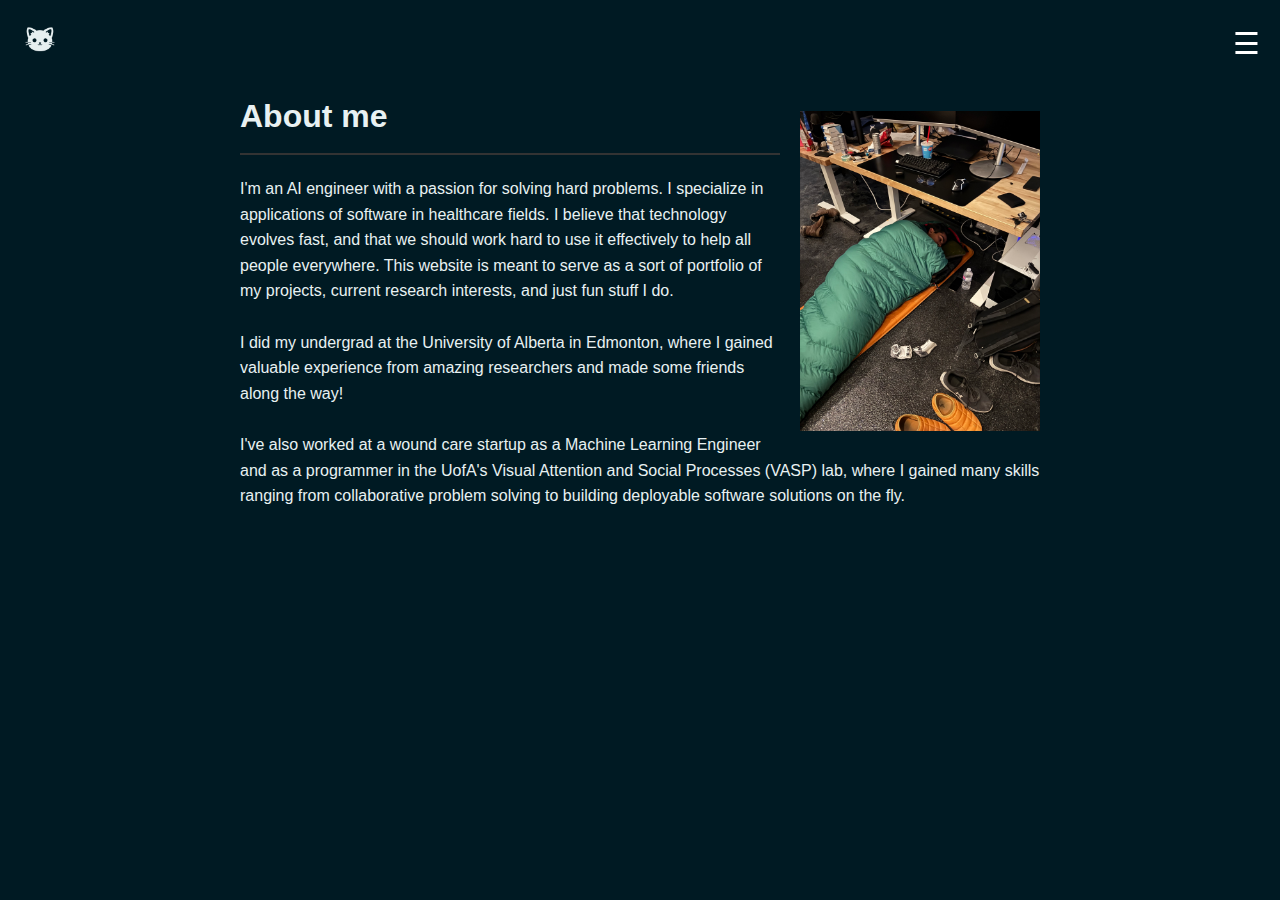
<file: about.html>
<!DOCTYPE html>
<html lang="en">
<head>
    <meta charset="UTF-8">
    <meta name="viewport" content="width=device-width, initial-scale=1.0">
    <title>About - Amogh Panhale</title>
    <link rel="stylesheet" href="style.css">
</head>
<body id="aboutPage" class="about">
    
    <a href="index.html" class="logo-link"><img src="images/logo.png" alt="Home" class="logo"></a>

    <span class="hamburger" onclick="openNav()">&#9776;</span>

    <div id="navOverlay" class="overlay">
        <a href="javascript:void(0)" class="closebtn" onclick="closeNav()">&times;</a>

        <div class="overlay-content">
            <a href="index.html">Home</a>
            <a href="about.html">About</a>
            <a href="research.html">Research</a>
            <a href="experience.html">Experience</a>
            <a href="projects.html">Projects</a>
        </div>
    </div>

    <div class="about-content">
        <img src="images/IMG_7226.JPG">
        <h1>About me</h1>
        <p> I'm an AI engineer with a passion for solving hard problems. I specialize in applications of software in healthcare fields. I believe that technology evolves fast, and that we should work hard to use it effectively to help all people everywhere. This website is meant to serve as a sort of portfolio of my projects, current research interests, and just fun stuff I do.<br>
            <br>
            I did my undergrad at the University of Alberta in Edmonton, where I gained valuable experience from amazing researchers and made some friends along the way! <br>
            <br>
            I've also worked at a wound care startup as a Machine Learning Engineer and as a programmer in the UofA's Visual Attention and Social Processes (VASP) lab, where I gained many skills ranging from collaborative problem solving to building deployable software solutions on the fly. 


        </p>
    </div>

    <script src="script.js"></script>
</body>
</html>
</file>
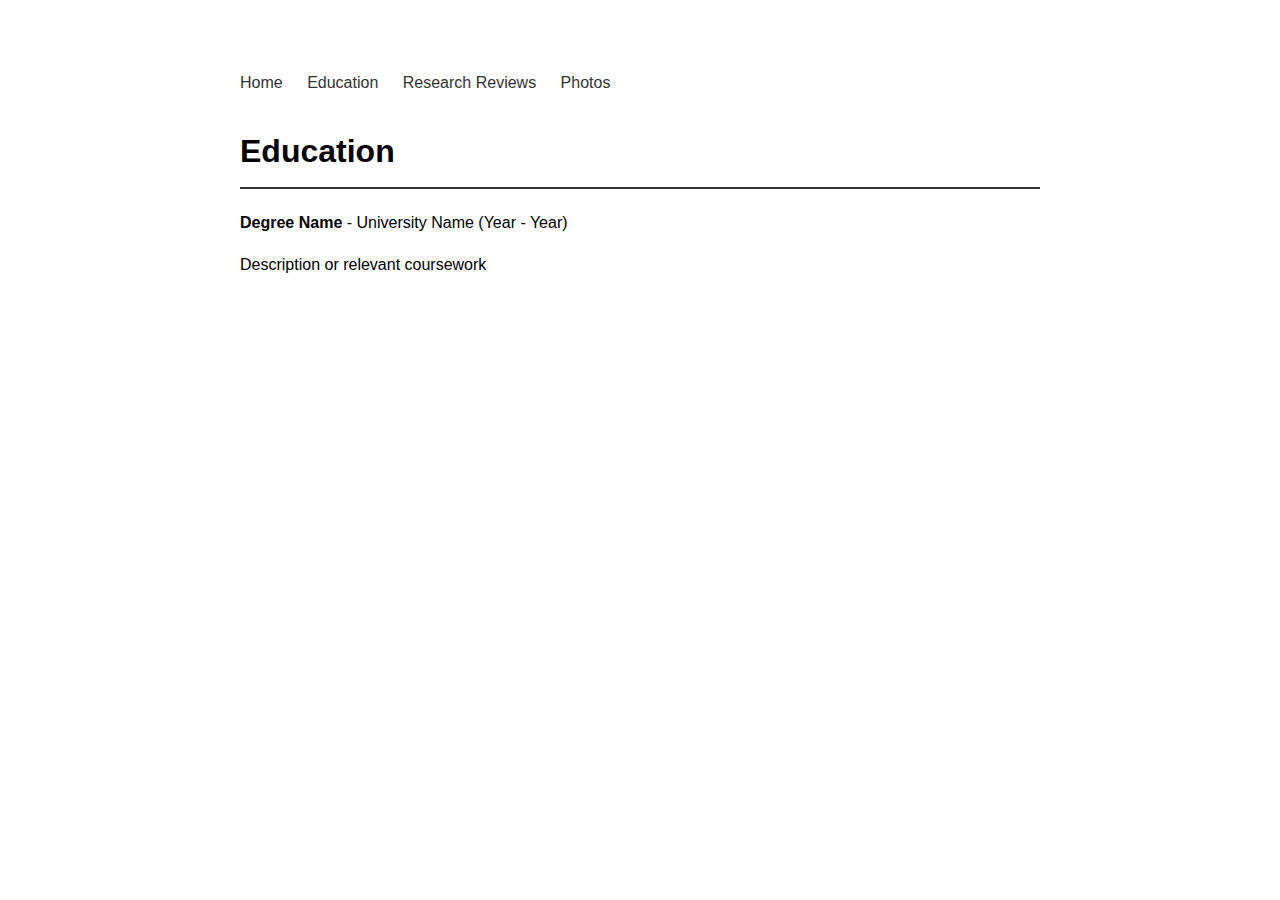
<file: education.html>
<!DOCTYPE html>
<html lang="en">
<head>
    <meta charset="UTF-8">
    <meta name="viewport" content="width=device-width, initial-scale=1.0">
    <title>Education - Your Name</title>
    <link rel="stylesheet" href="style.css">
</head>
<body>
    <nav>
        <a href="index.html">Home</a>
        <a href="education.html">Education</a>
        <a href="research.html">Research Reviews</a>
        <a href="photos.html">Photos</a>
    </nav>

    <h1>Education</h1>
    <p><strong>Degree Name</strong> - University Name (Year - Year)</p>
    <p>Description or relevant coursework</p>
</body>
</html>
</file>
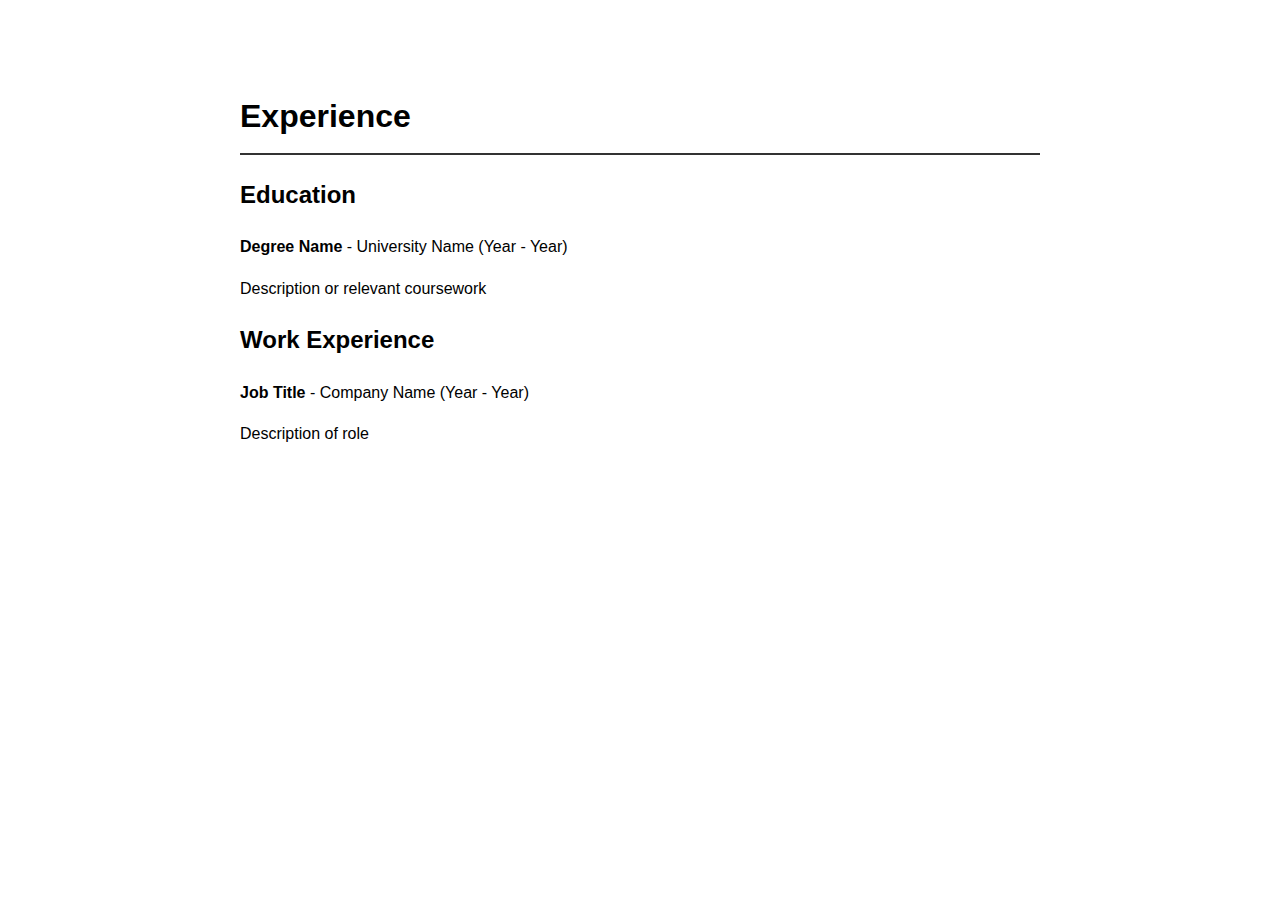
<file: experience.html>
<!DOCTYPE html>
<html lang="en">
<head>
    <meta charset="UTF-8">
    <meta name="viewport" content="width=device-width, initial-scale=1.0">
    <title>Experience - Amogh Panhale</title>
    <link rel="stylesheet" href="style.css">
</head>
<body>
    <span class="hamburger" onclick="openNav()">&#9776;</span>

    <div id="navOverlay" class="overlay">
        <a href="javascript:void(0)" class="closebtn" onclick="closeNav()">&times;</a>

        <div class="overlay-content">
            <a href="index.html">Home</a>
            <a href="about.html">About</a>
            <a href="experience.html">Experience</a>
            <a href="projects.html">Projects</a>
            <a href="research.html">Research</a>
        </div>
    </div>

    <h1>Experience</h1>
    
    <h2>Education</h2>
    <p><strong>Degree Name</strong> - University Name (Year - Year)</p>
    <p>Description or relevant coursework</p>
    
    <h2>Work Experience</h2>
    <p><strong>Job Title</strong> - Company Name (Year - Year)</p>
    <p>Description of role</p>

    <script src="script.js"></script>
</body>
</html>
</file>
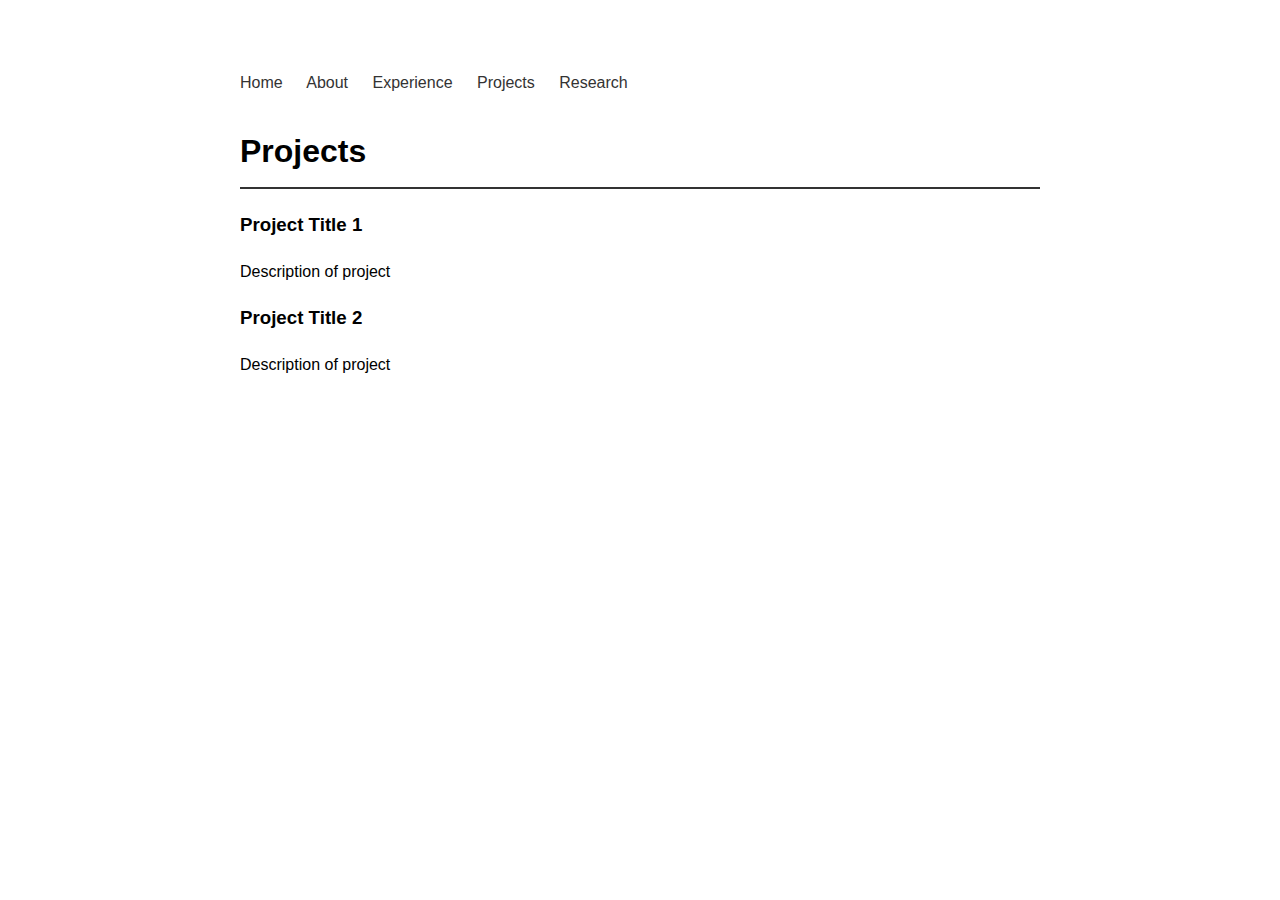
<file: projects.html>
<!DOCTYPE html>
<html lang="en">
<head>
    <meta charset="UTF-8">
    <meta name="viewport" content="width=device-width, initial-scale=1.0">
    <title>Projects - Amogh Panhale</title>
    <link rel="stylesheet" href="style.css">
</head>
<body>
    <nav>
        <a href="index.html">Home</a>
        <a href="about.html">About</a>
        <a href="experience.html">Experience</a>
        <a href="projects.html">Projects</a>
        <a href="research.html">Research</a>
    </nav>

    <h1>Projects</h1>
    
    <h3>Project Title 1</h3>
    <p>Description of project</p>
    
    <h3>Project Title 2</h3>
    <p>Description of project</p>
</body>
</html>
</file>
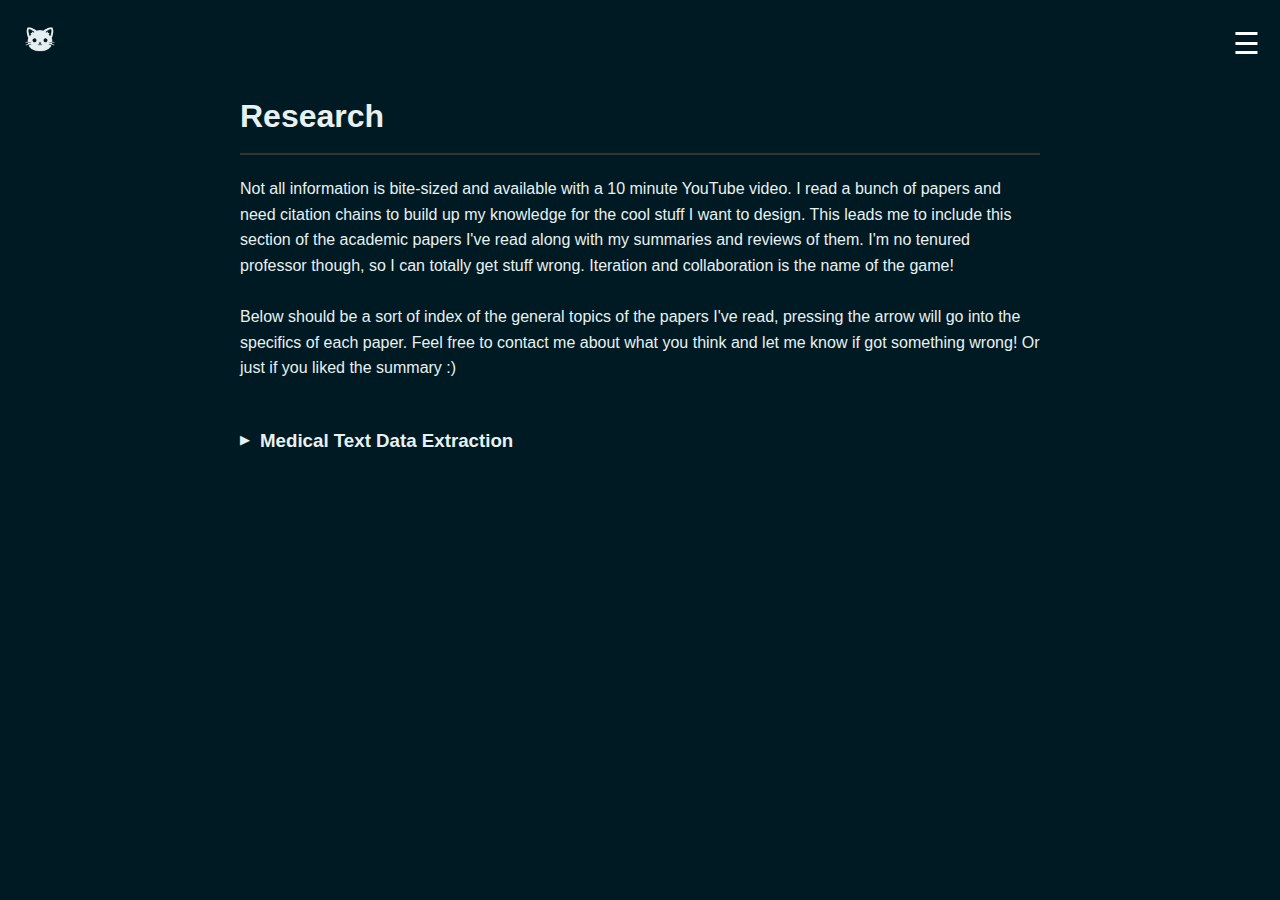
<file: research.html>
<!DOCTYPE html>
<html lang="en">
<head>
    <meta charset="UTF-8">
    <meta name="viewport" content="width=device-width, initial-scale=1.0">
    <title>Research - Amogh Panhale</title>
    <link rel="stylesheet" href="style.css">
</head>
<body id="researchPage" class="research">

    <a href="index.html" class="logo-link"><img src="images/logo.png" alt="Home" class="logo"></a>
    
    <span class="hamburger" onclick="openNav()">&#9776;</span>

    <div id="navOverlay" class="overlay">
        <a href="javascript:void(0)" class="closebtn" onclick="closeNav()">&times;</a>

        <div class="overlay-content">
            <a href="index.html">Home</a>
            <a href="about.html">About</a>
            <a href="research.html">Research</a>
            <a href="experience.html">Experience</a>
            <a href="projects.html">Projects</a>
        </div>
    </div>

    <div class="research-content">
        <h1>Research</h1>
    
        <p>Not all information is bite-sized and available with a 10 minute YouTube video. I read a bunch of papers and need citation chains to build up my knowledge for the cool stuff I want to design. This leads me to include this section of the academic papers I've read along with my summaries and reviews of them. I'm no tenured professor though, so I can totally get stuff wrong. Iteration and collaboration is the name of the game! <br>
            <br>
            Below should be a sort of index of the general topics of the papers I've read, pressing the arrow will go into the specifics of each paper. Feel free to contact me about what you think and let me know if got something wrong! Or just if you liked the summary :)</p>

            <div class="topic-header" onclick="toggleTopic(this)">
                <span class="arrow">▶</span>
                <h3>Medical Text Data Extraction</h2>
            </div>
            <div class="topic-dropdown">
                <a href="papers/paper1.html">1. Data Processing and Text Mining Technologies on Electronic Medical Records: A Review</a>
                <a href="papers/paper2.html">2. Analysis of prescription database extracted from standard textbooks of traditional Dai medicine</a>
                <a href="papers/paper3.html">3. Augmenting Black-box LLMs with Medical Textbooks for Biomedical Question Answering </a>
            </div>
    </div>
    

    <script src="script.js"></script>
</body>
</html>
</file>
<file: style.css>
body {
    max-width: 800px;
    margin: 50px auto;
    padding: 20px;
    font-family: Arial, sans-serif;
    line-height: 1.6;
}

nav {
    margin-bottom: 30px;
}

nav a {
    margin-right: 20px;
    text-decoration: none;
    color: #333;
}

nav a:hover {
    text-decoration: underline;
}

h1 {
    border-bottom: 2px solid #333;
    padding-bottom: 10px;
}

img {
    max-width: 100%;
    height: auto;
    margin: 10px 0;
}

.logo-link {
    position: fixed;
    top: 20px;
    left: 20px;
    z-index: 2;
}

.logo {
    height: 40px;
    width: auto;
    margin: 0;
    transition: opacity 0.3s;
}

.logo:hover {
    opacity: 0.8;
}

.overlay {
    height: 100%;
    width: 0;
    position: fixed;
    z-index: 3;
    right: 0;
    top: 0;
    background-color: #E8F1F2;
    overflow: hidden;
    transition: 0.3s;
}

.overlay-content {
    padding: 70px 20px 20px 20px;
    text-align: center;
}

.overlay a {
    padding: 8px;
    text-decoration: none;
    font-size: 20px;
    color: #818181;
    display: block;
    transition: 0.3s;
}

.overlay a:hover {
    color: #001A23;
}

.overlay .closebtn {
    position: absolute;
    top: 10px;
    right: 15px;
    font-size: 40px;
}

.hamburger {
    font-size: 30px;
    cursor: pointer;
    position: fixed;
    top: 20px;
    right: 20px;
    z-index: 2;
    color:white;
}

#home-container {
    position: fixed;
    top: 0;
    left: 0;
    width: 100%;
    height: 100vh;
    min-height: 100vh;
    display: flex;
    flex-direction: column;
    justify-content: center;
    align-items: center;
    text-align: center;
    color: #E8F1F2;
    padding: 0 20px; 
    }

#home-container h1 {
    font-size: 6vw;
    margin: 0;
    border: none;
    z-index: 1;
}

@media (max-width: 768px) {
    #home-container h1 {
        font-size: 1em;  /* Smaller size for mobile */
    }
}

#home-container p {
    font-size: 2.5em;
    z-index: 1;
    margin-top: -0.5em;
}

#home-container p span::before {
    content: "coding";
    animation: animate infinite 10s;
    padding-left: 10px;
}

@keyframes animate {
    0%, 18% {
        content: "AI Engineer";
        opacity: 1;
    }
    19%, 20% {
        opacity: 0;
    }
    20%, 38% {
        content: "Cyclist";
        opacity: 1;
    }
    39%, 40% {
        opacity: 0;
    }
    40%, 58% {
        content: "Software Developer";
        opacity: 1;
    }
    59%, 60% {
        opacity: 0;
    }
    60%, 78% {
        content: "Photographer";
        opacity: 1;
    }
    79%, 80% {
        opacity: 0;
    }
    80%, 98% {
        content: "Data Scientist";
        opacity: 1;
    }
    99%, 100% {
        opacity: 0;
    }
}

.about {
    background-color: #001A23;
}

.about-content h1 {
    overflow: auto;
    color: #E8F1F2;
}

.about-content p {
    color: #E8F1F2;
}

.about-content img {
    float: right;
    margin-left: 20px;
    margin-bottom: 20px;
    margin-top: 20px;
    max-width: 30%;
}

@media (max-width: 768px) {
    .about-content img {
        max-width: 100%;
        float: none;
        display: block;
        margin: 0 auto 20px auto;
    }
}

.research {
    background-color: #001A23;
}

.research-content h1 {
    overflow: auto;
    color: #E8F1F2;
}

.research-content h3 {
    overflow: auto;
    color: #E8F1F2;
}

.research-content h2 {
    overflow: auto;
    color: #E8F1F2;
}

.research-content p {
    color: #E8F1F2;
}

.topic-header {
    display: flex;
    align-items: center;
    cursor: pointer;
    padding: 10px 0;
    color: #E8F1F2;
}

.topic-header h2 {
    margin: 0;
    display: inline;
}

.topic-header .arrow {
    margin-right: 10px;
    font-size: 0.8em;
}

.topic-dropdown {
    max-height: 0;
    overflow: hidden;
    transition: max-height 0.3s ease;
    padding-left: 30px;
}

.topic-dropdown a {
    display: block;
    padding: 8px 0;
    color: #E8F1F2;
    text-decoration: none;
}

.topic-dropdown a:hover {
    text-decoration: underline;
}
</file>
